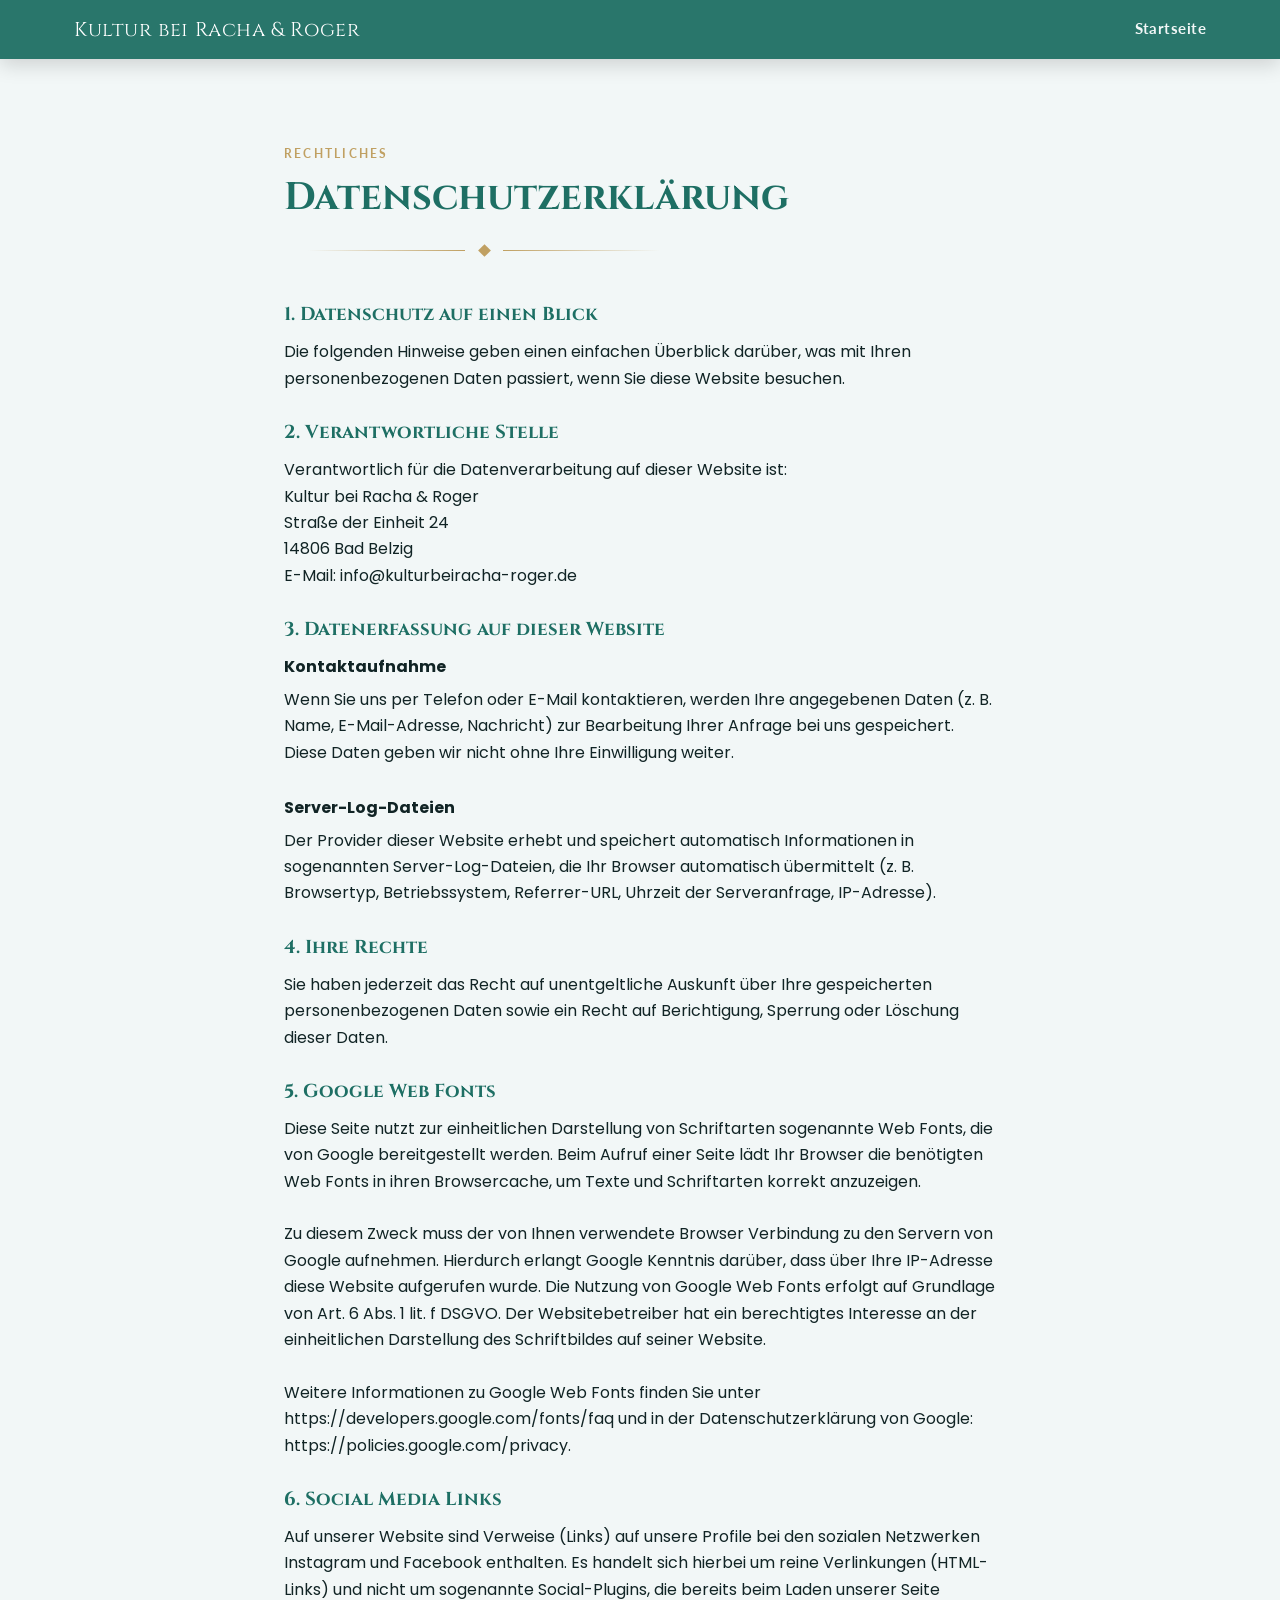
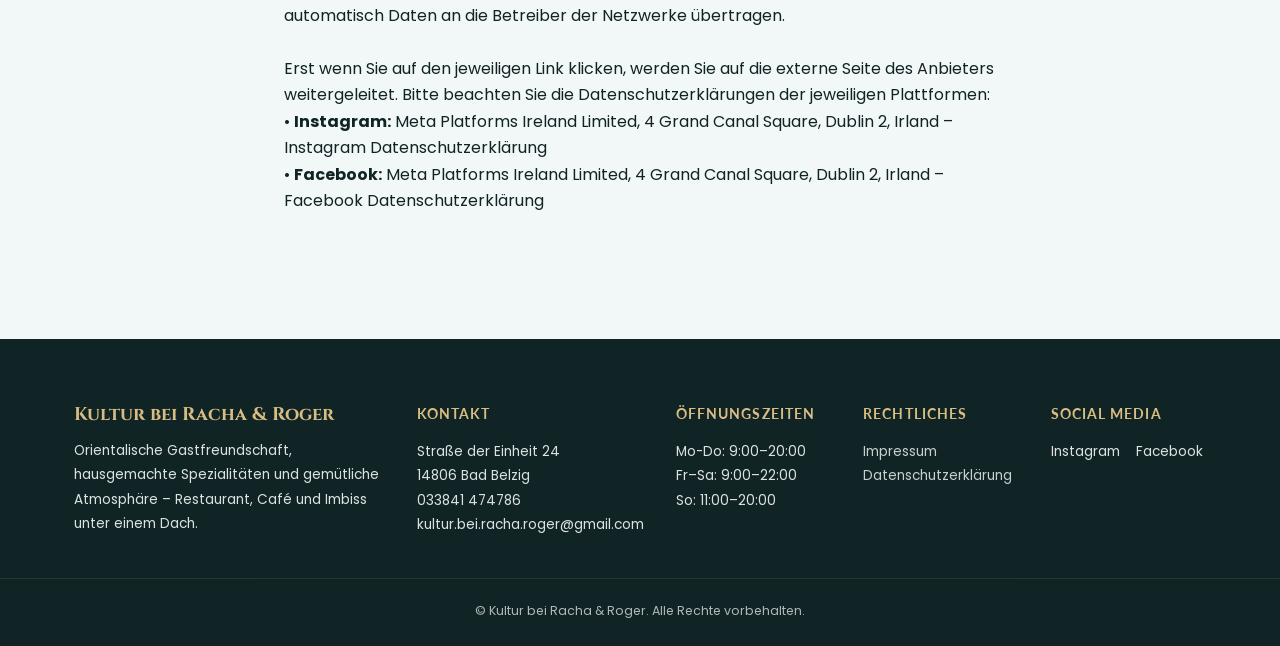
<file: datenschutz.html>
<!DOCTYPE html>
<html lang="de">
<head>
  <meta charset="UTF-8">
  <meta name="viewport" content="width=device-width, initial-scale=1.0">
  <title>Datenschutz – Kultur bei Racha & Roger</title>
  <link rel="preconnect" href="https://fonts.googleapis.com">
  <link href="https://fonts.googleapis.com/css2?family=Cinzel:wght@600;700&family=Cormorant+Garamond:ital@1&family=Poppins:wght@300;400;500;600&family=Lato:wght@400;700&display=swap" rel="stylesheet">
  <link rel="stylesheet" href="css/style.css">
</head>

<body class="no-hero">

  <!-- ===================================================
       HEADER
  ==================================================== -->
  <header class="site-header">
    <div class="nav-inner">
      <a href="index.html" class="logo-main">Kultur bei Racha &amp; Roger</a>
      <nav class="main-nav" id="mainNav">
        <ul>
          <li><a href="index.html">Startseite</a></li>
        </ul>
      </nav>
      <button class="nav-toggle" id="navToggle" aria-label="Menü öffnen">
        <span></span><span></span><span></span>
      </button>
    </div>
  </header>

  <!-- ===================================================
       DATENSCHUTZ
  ==================================================== -->
  <section class="section" style="padding-top: 9rem;">
    <div class="container" style="max-width: 760px;">
      <p class="eyebrow">Rechtliches</p>
      <h1 class="section-title">Datenschutzerklärung</h1>

      <div class="ornament-divider" style="margin: 1.5rem 0 3rem;"><span></span><i></i><span></span></div>

      <h3>1. Datenschutz auf einen Blick</h3>
      <p style="margin: 0.8rem 0 1.8rem;">
        Die folgenden Hinweise geben einen einfachen Überblick darüber, was mit Ihren personenbezogenen Daten passiert, wenn Sie diese Website besuchen.
      </p>

      <h3>2. Verantwortliche Stelle</h3>
      <p style="margin: 0.8rem 0 1.8rem;">
        Verantwortlich für die Datenverarbeitung auf dieser Website ist:<br>
        Kultur bei Racha &amp; Roger<br>
        Straße der Einheit 24<br>
        14806 Bad Belzig<br>
        E-Mail: info@kulturbeiracha-roger.de
      </p>

      <h3>3. Datenerfassung auf dieser Website</h3>
      <p style="margin: 0.8rem 0 0.4rem;"><strong>Kontaktaufnahme</strong></p>
      <p style="margin: 0 0 1.8rem;">
        Wenn Sie uns per Telefon oder E-Mail kontaktieren, werden Ihre angegebenen Daten (z. B. Name, E-Mail-Adresse, Nachricht) zur Bearbeitung Ihrer Anfrage bei uns gespeichert. Diese Daten geben wir nicht ohne Ihre Einwilligung weiter.
      </p>

      <p style="margin: 0 0 0.4rem;"><strong>Server-Log-Dateien</strong></p>
      <p style="margin: 0 0 1.8rem;">
        Der Provider dieser Website erhebt und speichert automatisch Informationen in sogenannten Server-Log-Dateien, die Ihr Browser automatisch übermittelt (z. B. Browsertyp, Betriebssystem, Referrer-URL, Uhrzeit der Serveranfrage, IP-Adresse).
      </p>

      <h3>4. Ihre Rechte</h3>
      <p style="margin: 0.8rem 0 1.8rem;">
        Sie haben jederzeit das Recht auf unentgeltliche Auskunft über Ihre gespeicherten personenbezogenen Daten sowie ein Recht auf Berichtigung, Sperrung oder Löschung dieser Daten.
      </p>

     <h3>5. Google Web Fonts</h3>
<p style="margin: 0.8rem 0 1.8rem;">
  Diese Seite nutzt zur einheitlichen Darstellung von Schriftarten sogenannte Web Fonts, die von Google bereitgestellt werden. Beim Aufruf einer Seite lädt Ihr Browser die benötigten Web Fonts in ihren Browsercache, um Texte und Schriftarten korrekt anzuzeigen.<br><br>
  Zu diesem Zweck muss der von Ihnen verwendete Browser Verbindung zu den Servern von Google aufnehmen. Hierdurch erlangt Google Kenntnis darüber, dass über Ihre IP-Adresse diese Website aufgerufen wurde. Die Nutzung von Google Web Fonts erfolgt auf Grundlage von Art. 6 Abs. 1 lit. f DSGVO. Der Websitebetreiber hat ein berechtigtes Interesse an der einheitlichen Darstellung des Schriftbildes auf seiner Website.<br><br>
  Weitere Informationen zu Google Web Fonts finden Sie unter <a href="https://developers.google.com/fonts/faq" target="_blank" rel="noopener noreferrer">https://developers.google.com/fonts/faq</a> und in der Datenschutzerklärung von Google: <a href="https://policies.google.com/privacy" target="_blank" rel="noopener noreferrer">https://policies.google.com/privacy</a>.
</p>

<h3>6. Social Media Links</h3>
<p style="margin: 0.8rem 0 1.8rem;">
  Auf unserer Website sind Verweise (Links) auf unsere Profile bei den sozialen Netzwerken Instagram und Facebook enthalten. Es handelt sich hierbei um reine Verlinkungen (HTML-Links) und nicht um sogenannte Social-Plugins, die bereits beim Laden unserer Seite automatisch Daten an die Betreiber der Netzwerke übertragen.<br><br>
  Erst wenn Sie auf den jeweiligen Link klicken, werden Sie auf die externe Seite des Anbieters weitergeleitet. Bitte beachten Sie die Datenschutzerklärungen der jeweiligen Plattformen:<br>
  • <strong>Instagram:</strong> Meta Platforms Ireland Limited, 4 Grand Canal Square, Dublin 2, Irland – <a href="https://privacycenter.instagram.com/policy" target="_blank" rel="noopener noreferrer">Instagram Datenschutzerklärung</a><br>
  • <strong>Facebook:</strong> Meta Platforms Ireland Limited, 4 Grand Canal Square, Dublin 2, Irland – <a href="https://www.facebook.com/about/privacy/" target="_blank" rel="noopener noreferrer">Facebook Datenschutzerklärung</a>
</p>
    </div>
  </section>

  <!-- ===================================================
       FOOTER
  ==================================================== -->
  <footer class="site-footer">
    <div class="container footer-grid">
      <div class="footer-col">
        <h3 class="footer-logo">Kultur bei Racha &amp; Roger</h3>
        <p>Orientalische Gastfreundschaft, hausgemachte Spezialitäten und gemütliche Atmosphäre – Restaurant, Café und Imbiss unter einem Dach.</p>
      </div>
      <div class="footer-col">
        <h4>Kontakt</h4>
        <p>Straße der Einheit 24<br>14806 Bad Belzig<br>033841 474786<br>kultur.bei.racha.roger@gmail.com</p>
      </div>
      <div class="footer-col">
        <h4>Öffnungszeiten</h4>
        <p>Mo-Do: 9:00–20:00<br>Fr–Sa: 9:00–22:00<br>So: 11:00–20:00</p>
      </div>
      <div class="footer-col">
        <h4>Rechtliches</h4>
        <p>	<a href="impressum.html">Impressum</a><br>
		<a href="datenschutz.html">Datenschutzerklärung</a></p>
      </div>
      <div class="footer-col">
        <h4>Social Media</h4>
        <div class="social-links">
  	<a href="https://www.instagram.com/kultur_bei_racha_roger" target="_blank" rel="noopener noreferrer" aria-label="Instagram">Instagram</a>
  	<a href="https://www.facebook.com/profile.php?id=100057039867158" target="_blank" rel="noopener noreferrer" aria-label="Facebook">Facebook</a>
        </div>
      </div>
    </div>
    <div class="footer-bottom">
      <p>&copy; <span id="year"></span> Kultur bei Racha &amp; Roger. Alle Rechte vorbehalten.</p>
    </div>
  </footer>

  <script src="js/script.js"></script>
</body>
</html>
</file>
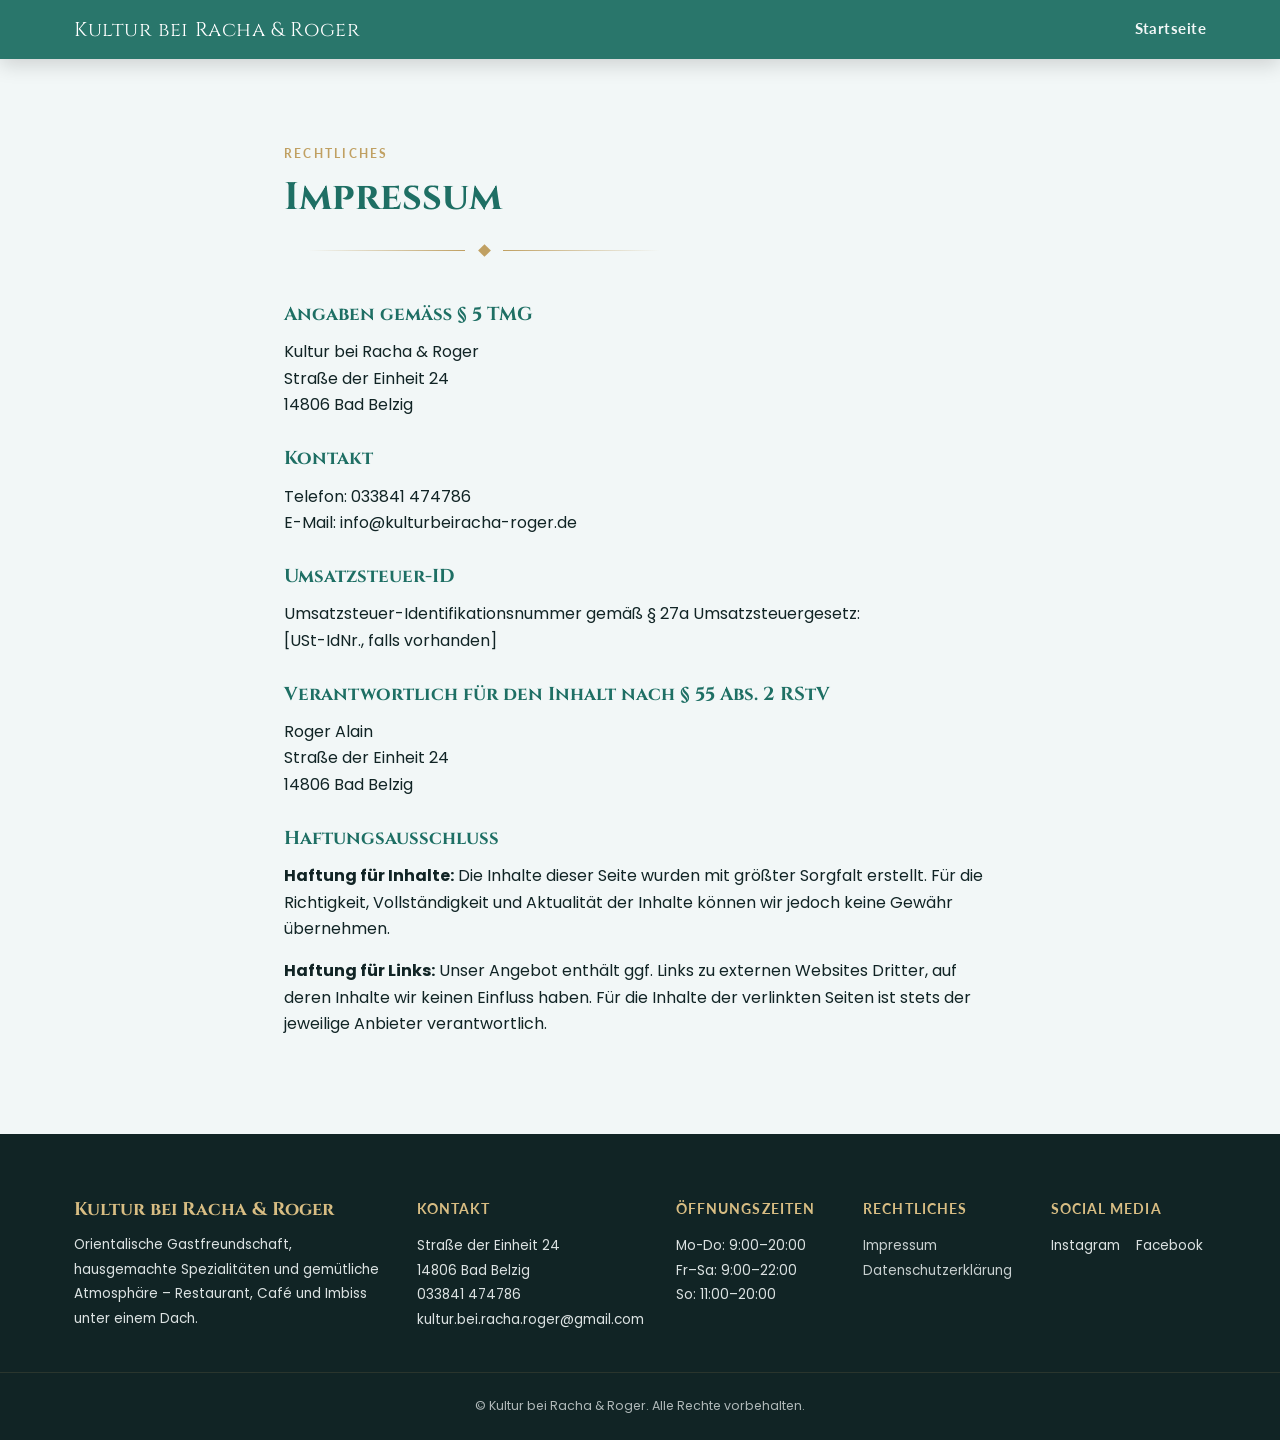
<file: impressum.html>
<!DOCTYPE html>
<html lang="de">
<head>
  <meta charset="UTF-8">
  <meta name="viewport" content="width=device-width, initial-scale=1.0">
  <title>Impressum – Kultur bei Racha & Roger</title>
  <link rel="preconnect" href="https://fonts.googleapis.com">
  <link href="https://fonts.googleapis.com/css2?family=Cinzel:wght@600;700&family=Cormorant+Garamond:ital@1&family=Poppins:wght@300;400;500;600&family=Lato:wght@400;700&display=swap" rel="stylesheet">
  <link rel="stylesheet" href="css/style.css">
</head>
<body class="no-hero">
  <!-- ===================================================
       HEADER
  ==================================================== -->
  <header class="site-header">
    <div class="nav-inner">
      <a href="index.html" class="logo-main">Kultur bei Racha &amp; Roger</a>
      <nav class="main-nav" id="mainNav">
        <ul>
          <li><a href="index.html">Startseite</a></li>
        </ul>
      </nav>
      <button class="nav-toggle" id="navToggle" aria-label="Menü öffnen">
        <span></span><span></span><span></span>
      </button>
    </div>
  </header>

  <!-- ===================================================
       IMPRESSUM
  ==================================================== -->
  <section class="section" style="padding-top: 9rem;">
    <div class="container" style="max-width: 760px;">
      <p class="eyebrow">Rechtliches</p>
      <h1 class="section-title">Impressum</h1>

      <div class="ornament-divider" style="margin: 1.5rem 0 3rem;"><span></span><i></i><span></span></div>

      <h3>Angaben gemäß § 5 TMG</h3>
      <p style="margin: 0.8rem 0 1.8rem;">
        Kultur bei Racha &amp; Roger<br>
        Straße der Einheit 24<br>
        14806 Bad Belzig
      </p>

      <h3>Kontakt</h3>
      <p style="margin: 0.8rem 0 1.8rem;">
        Telefon: 033841 474786<br>
        E-Mail: info@kulturbeiracha-roger.de
      </p>

      <h3>Umsatzsteuer-ID</h3>
      <p style="margin: 0.8rem 0 1.8rem;">
        Umsatzsteuer-Identifikationsnummer gemäß § 27a Umsatzsteuergesetz:<br>
        [USt-IdNr., falls vorhanden]
      </p>

      <h3>Verantwortlich für den Inhalt nach § 55 Abs. 2 RStV</h3>
      <p style="margin: 0.8rem 0 1.8rem;">
        Roger Alain<br>
        Straße der Einheit 24<br>
        14806 Bad Belzig
      </p>

      <h3>Haftungsausschluss</h3>
      <p style="margin: 0.8rem 0 1rem;">
        <strong>Haftung für Inhalte:</strong> Die Inhalte dieser Seite wurden mit größter Sorgfalt erstellt. Für die Richtigkeit, Vollständigkeit und Aktualität der Inhalte können wir jedoch keine Gewähr übernehmen.
      </p>
      <p>
        <strong>Haftung für Links:</strong> Unser Angebot enthält ggf. Links zu externen Websites Dritter, auf deren Inhalte wir keinen Einfluss haben. Für die Inhalte der verlinkten Seiten ist stets der jeweilige Anbieter verantwortlich.
      </p>
    </div>
  </section>

  <!-- ===================================================
       FOOTER
  ==================================================== -->
  <footer class="site-footer">
    <div class="container footer-grid">
      <div class="footer-col">
        <h3 class="footer-logo">Kultur bei Racha &amp; Roger</h3>
        <p>Orientalische Gastfreundschaft, hausgemachte Spezialitäten und gemütliche Atmosphäre – Restaurant, Café und Imbiss unter einem Dach.</p>
      </div>
      <div class="footer-col">
        <h4>Kontakt</h4>
        <p>Straße der Einheit 24<br>14806 Bad Belzig<br>033841 474786<br>kultur.bei.racha.roger@gmail.com</p>
      </div>
      <div class="footer-col">
        <h4>Öffnungszeiten</h4>
        <p>Mo-Do: 9:00–20:00<br>Fr–Sa: 9:00–22:00<br>So: 11:00–20:00</p>
      </div>
      <div class="footer-col">
        <h4>Rechtliches</h4>
        <p>	<a href="impressum.html">Impressum</a><br>
		<a href="datenschutz.html">Datenschutzerklärung</a></p>
      </div>
      <div class="footer-col">
        <h4>Social Media</h4>
        <div class="social-links">
  	<a href="https://www.instagram.com/kultur_bei_racha_roger" target="_blank" rel="noopener noreferrer" aria-label="Instagram">Instagram</a>
  	<a href="https://www.facebook.com/profile.php?id=100057039867158" target="_blank" rel="noopener noreferrer" aria-label="Facebook">Facebook</a>
        </div>
      </div>
    </div>
    <div class="footer-bottom">
      <p>&copy; <span id="year"></span> Kultur bei Racha &amp; Roger. Alle Rechte vorbehalten.</p>
    </div>
  </footer>

  <script src="js/script.js"></script>
</body>
</html>
</file>
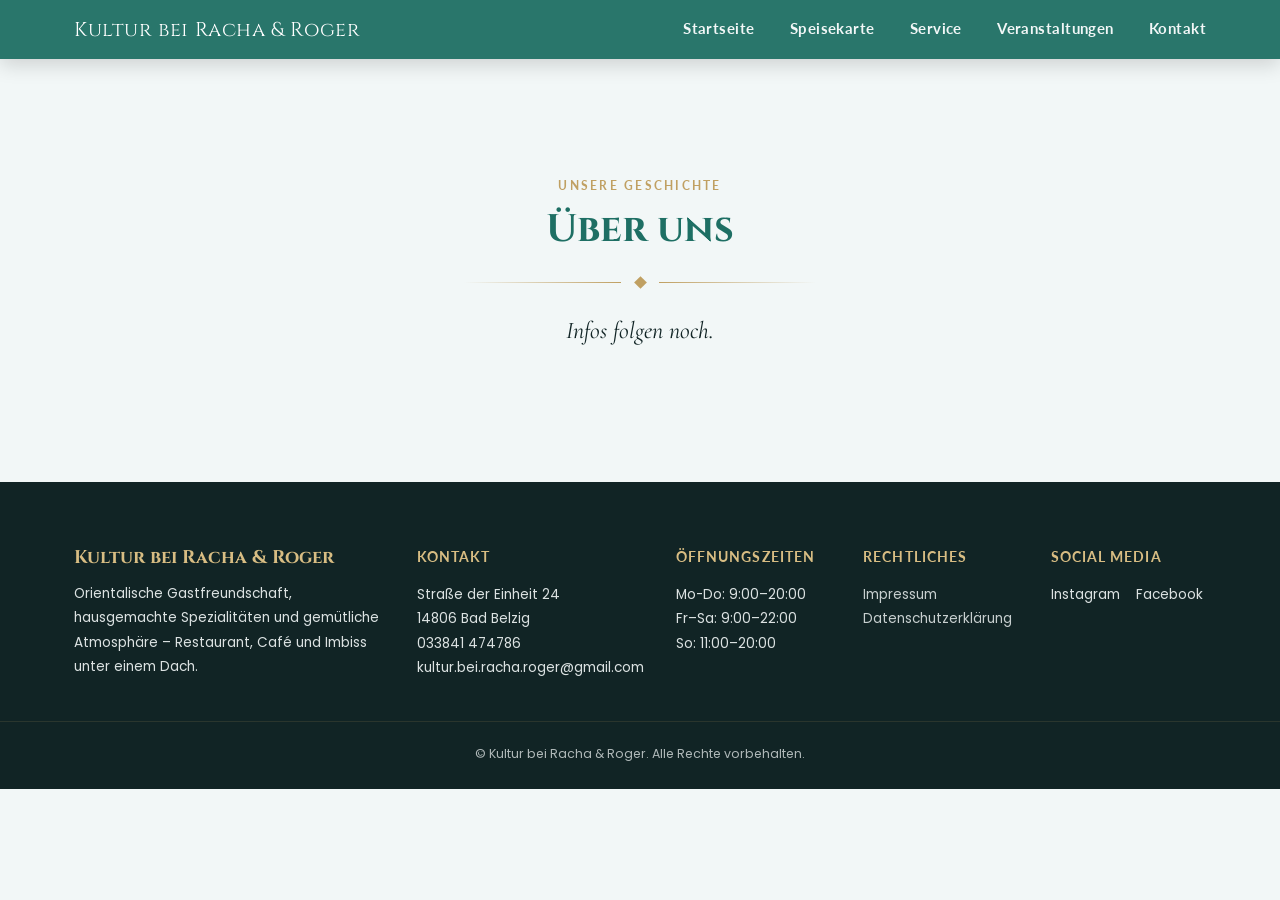
<file: ueber-uns.html>
<!DOCTYPE html>
<html lang="de">
<head>
  <meta charset="UTF-8">
  <meta name="viewport" content="width=device-width, initial-scale=1.0">
  <title>Über uns | Kultur bei Racha & Roger</title>
  <meta name="description" content="Lernen Sie das Team und die Geschichte von Kultur bei Racha & Roger kennen.">

  <!-- Favicon & Fonts -->
  <link rel="icon" href="favicon.ico" type="image/x-icon">
  <link rel="preconnect" href="https://fonts.googleapis.com">
  <link rel="preconnect" href="https://fonts.gstatic.com" crossorigin>
  <link href="https://fonts.googleapis.com/css2?family=Cinzel:wght@500;600;700&family=Cormorant+Garamond:ital,wght@0,500;0,600;1,500&family=Poppins:wght@300;400;500;600&family=Lato:wght@400;700&display=swap" rel="stylesheet">

  <!-- Eigene Stylesheet-Datei -->
  <link rel="stylesheet" href="css/style.css">
</head>
<body class="no-hero">

  <!-- NAVIGATION -->
  <header class="site-header scrolled" id="siteHeader">
    <div class="nav-inner">
      <a href="index.html" class="logo">
        <span class="logo-main">Kultur bei Racha &amp; Roger</span>
      </a>

      <button class="nav-toggle" id="navToggle" aria-label="Menü öffnen" aria-expanded="false">
        <span></span><span></span><span></span>
      </button>

      <nav class="main-nav" id="mainNav">
        <ul>
          <li><a href="index.html">Startseite</a></li>
          <li><a href="speisekarte.html">Speisekarte</a></li>
          <li><a href="service.html">Service</a></li>
          <li><a href="veranstaltungen.html">Veranstaltungen</a></li>
          <li><a href="index.html#kontakt">Kontakt</a></li>
        </ul>
      </nav>
    </div>
  </header>

  <main style="padding-top: 5rem;">

    <!-- HEADER BEREICH -->
    <section class="section center">
      <div class="container">
        <p class="eyebrow center">Unsere Geschichte</p>
        <h1 class="section-title">Über uns</h1>

        <div class="ornament-divider" aria-hidden="true" style="margin: 1.5rem auto;"><span></span><i></i><span></span></div>

        <p class="hero-text" style="color: var(--color-brown);">Infos folgen noch.</p>
      </div>
    </section>

  </main>

  <!-- ===================================================
       FOOTER
  ==================================================== -->
  <footer class="site-footer">
    <div class="container footer-grid">
      <div class="footer-col">
        <h3 class="footer-logo">Kultur bei Racha &amp; Roger</h3>
        <p>Orientalische Gastfreundschaft, hausgemachte Spezialitäten und gemütliche Atmosphäre – Restaurant, Café und Imbiss unter einem Dach.</p>
      </div>

      <div class="footer-col">
        <h4>Kontakt</h4>
        <p>Straße der Einheit 24<br>14806 Bad Belzig<br>033841 474786<br>kultur.bei.racha.roger@gmail.com</p>
      </div>

      <div class="footer-col">
        <h4>Öffnungszeiten</h4>
        <p>Mo-Do: 9:00–20:00<br>Fr–Sa: 9:00–22:00<br>So: 11:00–20:00</p>
      </div>

      <div class="footer-col">
        <h4>Rechtliches</h4>
        <p>	<a href="impressum.html">Impressum</a><br>
		<a href="datenschutz.html">Datenschutzerklärung</a></p>
      </div>

      <div class="footer-col">
        <h4>Social Media</h4>
        <div class="social-links">
  	<a href="https://www.instagram.com/kultur_bei_racha_roger" target="_blank" rel="noopener noreferrer" aria-label="Instagram">Instagram</a>
  	<a href="https://www.facebook.com/profile.php?id=100057039867158" target="_blank" rel="noopener noreferrer" aria-label="Facebook">Facebook</a>
	</div>
      </div>
    </div>

    <div class="footer-bottom">
      <p>&copy; <span id="year"></span> Kultur bei Racha &amp; Roger. Alle Rechte vorbehalten.</p>
    </div>
  </footer>

  <script src="js/script.js"></script>
</body>
</html>
</file>
<file: css/style.css>
/* ===========================================================
   KULTUR BEI RACHA & ROGER — STYLESHEET
   =========================================================== */

/* ---------- 1. GRUNDEINSTELLUNGEN & VARIABLEN ---------- */
:root {
  --color-green: #1E6F64;
  --color-green-light: #78D0C4;
  --color-green-dark: #1E6F64;   /* dunklere Version für Flächen mit weißem Text */
  --color-gold: #C0A062;
  --color-gold-light: #D8BD83;
  --color-cream: #F2F7F7;
  --color-brown: #112425;
  --color-white: #FFFFFF;

  --font-display: 'Cinzel', serif;
  --font-elegant: 'Cormorant Garamond', serif;
  --font-body: 'Poppins', sans-serif;
  --font-ui: 'Lato', sans-serif;

  --radius: 16px;
  --radius-sm: 8px;
  --shadow-soft: 0 12px 32px rgba(82, 192, 178, 0.18);
  --shadow-gold: 0 8px 24px rgba(192, 160, 98, 0.25);
  --max-width: 1180px;
  --transition: 0.35s ease;
}

* { margin: 0; padding: 0; box-sizing: border-box; }
html { scroll-behavior: smooth; }
body {
  font-family: var(--font-body);
  color: var(--color-brown);
  background: var(--color-cream);
  line-height: 1.65;
  -webkit-font-smoothing: antialiased;
}
img { max-width: 100%; display: block; }
a { text-decoration: none; color: inherit; }
ul { list-style: none; }
h1, h2, h3 { font-family: var(--font-display); color: var(--color-green); line-height: 1.25; }

@media (prefers-reduced-motion: reduce) {
  * { animation: none !important; transition: none !important; }
}

.container { max-width: var(--max-width); margin: 0 auto; padding: 0 1.5rem; }
.center { text-align: center; }
.section { padding: 6rem 0; position: relative; }
.section-title { font-size: clamp(1.8rem, 3vw, 2.6rem); margin-bottom: 1rem; }
.eyebrow {
  font-family: var(--font-ui);
  text-transform: uppercase;
  letter-spacing: 0.18em;
  font-size: 0.78rem;
  color: var(--color-gold);
  font-weight: 700;
  margin-bottom: 0.6rem;
}
.eyebrow.center { display: block; text-align: center; }

.btn {
  display: inline-block;
  font-family: var(--font-ui);
  font-weight: 700;
  letter-spacing: 0.03em;
  padding: 0.95rem 2.2rem;
  border-radius: 999px;
  transition: transform var(--transition), box-shadow var(--transition), background var(--transition);
}
.btn-gold {
  background: linear-gradient(135deg, var(--color-gold-light), var(--color-gold));
  color: var(--color-brown);
  box-shadow: var(--shadow-gold);
}
.btn-gold:hover { transform: translateY(-3px); box-shadow: 0 14px 30px rgba(192, 160, 98, 0.4); }
.btn-outline { border: 1.5px solid var(--color-green); color: var(--color-green); }
.btn-outline:hover { background: var(--color-green); color: var(--color-white); }

.site-header {
  position: fixed; top: 0; left: 0; right: 0; z-index: 100;
  background: transparent;
  transition: background var(--transition), box-shadow var(--transition), padding var(--transition);
  padding: 1.6rem 0;
}
.site-header.scrolled {
  background: rgba(30, 111, 100, 0.95);
  backdrop-filter: blur(10px);
  box-shadow: 0 6px 20px rgba(0, 0, 0, 0.15);
  padding: 0.8rem 0;
}

/* Header ist auf Seiten ohne Hero (Impressum, Datenschutz etc.) immer eingefärbt */
.no-hero .site-header {
  background: rgba(30, 111, 100, 0.95);
  backdrop-filter: blur(10px);
  box-shadow: 0 6px 20px rgba(0, 0, 0, 0.15);
  padding: 0.8rem 0;
}

.nav-inner {
  max-width: var(--max-width); margin: 0 auto; padding: 0 1.5rem;
  display: flex; align-items: center; justify-content: space-between;
}
.logo-main { font-family: var(--font-display); font-size: 1.25rem; color: var(--color-white); letter-spacing: 0.03em; }
.main-nav ul { display: flex; gap: 2.2rem; }
.main-nav a {
  font-family: var(--font-ui); font-size: 0.92rem; font-weight: 700;
  letter-spacing: 0.03em; color: var(--color-cream); position: relative; padding-bottom: 4px;
}
.main-nav a.active, .main-nav a:hover { color: var(--color-gold-light); }
.main-nav a::after {
  content: ""; position: absolute; left: 0; bottom: 0; width: 0; height: 2px;
  background: var(--color-gold); transition: width var(--transition);
}
.main-nav a:hover::after, .main-nav a.active::after { width: 100%; }
.nav-toggle { display: none; flex-direction: column; gap: 5px; background: none; border: none; cursor: pointer; z-index: 110; }
.nav-toggle span { width: 26px; height: 2px; background: var(--color-cream); transition: transform var(--transition), opacity var(--transition); }

.hero { position: relative; height: 100vh; min-height: 640px; display: flex; align-items: center; justify-content: center; overflow: hidden; }
.hero-bg { position: absolute; inset: 0; background-size: cover; background-position: center; transform: scale(1.08); animation: heroZoom 18s ease-in-out infinite alternate; }
@keyframes heroZoom { from { transform: scale(1.08); } to { transform: scale(1.0); } }
.hero-overlay { position: absolute; inset: 0; background: linear-gradient(180deg, rgba(30, 111, 100, 0.6) 0%, rgba(30, 111, 100, 0.8) 55%, rgba(30, 111, 100, 0.95) 100%); }
.hero-content { position: relative; z-index: 2; text-align: center; color: var(--color-white); padding: 0 1.5rem; max-width: 780px; }
.hero-content .eyebrow { color: var(--color-gold-light); }
.hero-content h1 { font-size: clamp(2.4rem, 6vw, 4.2rem); color: var(--color-white); margin-bottom: 1rem; }
.hero-text { font-family: var(--font-elegant); font-style: italic; font-size: clamp(1.1rem, 2vw, 1.5rem); color: var(--color-cream); margin-bottom: 2.2rem; }
.scroll-hint { position: absolute; bottom: 2rem; left: 50%; transform: translateX(-50%); z-index: 2; }
.scroll-hint span { display: block; width: 1px; height: 42px; background: linear-gradient(var(--color-gold), transparent); animation: scrollPulse 2s ease-in-out infinite; }
@keyframes scrollPulse { 0%, 100% { opacity: 0.3; } 50% { opacity: 1; } }

.ornament-divider { display: flex; align-items: center; justify-content: center; gap: 0.9rem; padding: 0 1.5rem; max-width: 400px; margin: 0 auto; }
.ornament-divider span { flex: 1; height: 1px; background: linear-gradient(90deg, transparent, var(--color-gold)); }
.ornament-divider span:last-child { background: linear-gradient(90deg, var(--color-gold), transparent); }
.ornament-divider i { width: 9px; height: 9px; background: var(--color-gold); transform: rotate(45deg); display: inline-block; }

.card-grid { display: grid; grid-template-columns: repeat(3, 1fr); gap: 2rem; margin-top: 3rem; }
.area-card { background: var(--color-white); border: 1px solid rgba(192, 160, 98, 0.3); border-radius: var(--radius); padding: 2.6rem 2rem; text-align: center; transition: transform var(--transition), box-shadow var(--transition), border-color var(--transition); }
.area-card:hover { transform: translateY(-8px); box-shadow: var(--shadow-soft); border-color: var(--color-gold); }
.area-icon { font-size: 2.4rem; margin-bottom: 1rem; }
.area-card h3 { font-size: 1.3rem; margin-bottom: 0.6rem; }

.specialties { background: var(--color-white); }
.specialty-grid { display: grid; grid-template-columns: repeat(5, 1fr); gap: 1.5rem; margin-top: 3rem; }
.specialty-card { background: var(--color-cream); border-radius: var(--radius); overflow: hidden; text-align: center; padding-bottom: 1.4rem; transition: transform var(--transition), box-shadow var(--transition); }
.specialty-card:hover { transform: translateY(-6px); box-shadow: var(--shadow-soft); }
.specialty-card img { border-radius: var(--radius) var(--radius) 0 0; aspect-ratio: 5/4; object-fit: cover; }
.specialty-card h3 { font-size: 1.05rem; margin: 1rem 0.8rem 0.4rem; }
.specialty-card p { font-size: 0.85rem; padding: 0 1rem; color: var(--color-brown); opacity: 0.85; }

.about-grid { display: grid; grid-template-columns: 1fr 1fr; gap: 3.5rem; align-items: center; }
.about-image img { border-radius: var(--radius); box-shadow: var(--shadow-soft); }
.about-text p { margin-bottom: 1.6rem; max-width: 46ch; }

.gallery { background: var(--color-white); }
.gallery-grid { display: grid; grid-template-columns: repeat(3, 1fr); gap: 1.2rem; margin-top: 3rem; }
.gallery-item { border: none; padding: 0; border-radius: var(--radius-sm); overflow: hidden; cursor: pointer; position: relative; aspect-ratio: 1/1; }
.gallery-item img { width: 100%; height: 100%; object-fit: cover; transition: transform var(--transition); }
.gallery-item:hover img { transform: scale(1.08); }

.lightbox { position: fixed; inset: 0; background: rgba(17, 36, 37, 0.95); display: none; align-items: center; justify-content: center; flex-direction: column; z-index: 1000; padding: 2rem; }
.lightbox.open { display: flex; }
.lightbox img { max-width: 88vw; max-height: 78vh; border-radius: var(--radius-sm); }
.lightbox-caption { color: var(--color-cream); font-family: var(--font-elegant); font-size: 1.2rem; margin-top: 1rem; }
.lightbox-close { position: absolute; top: 1.5rem; right: 2rem; background: none; border: none; color: var(--color-gold); font-size: 2.4rem; cursor: pointer; line-height: 1; }

.contact-hours { background: var(--color-green-dark); color: var(--color-cream); }
.contact-hours .section-title { color: var(--color-white); }
.contact-grid { display: grid; grid-template-columns: 1fr 1fr; gap: 2.5rem; }
.hours-card, .contact-card { background: rgba(255, 255, 255, 0.05); border: 1px solid rgba(192, 160, 98, 0.35); border-radius: var(--radius); padding: 2.4rem; }
.hours-table { width: 100%; border-collapse: collapse; margin-top: 1rem; }
.hours-table td { padding: 0.6rem 0; border-bottom: 1px solid rgba(192, 160, 98, 0.2); font-family: var(--font-ui); font-size: 0.95rem; }
.hours-table td:last-child { text-align: right; color: var(--color-gold-light); font-weight: 700; }
.hours-note { font-size: 0.78rem; opacity: 0.7; margin-top: 1rem; }
.contact-list li { margin-bottom: 1.1rem; font-family: var(--font-ui); font-size: 0.95rem; }
.contact-list a:hover { color: var(--color-gold-light); }
.map-placeholder { margin-top: 1.5rem; background: rgba(255, 255, 255, 0.06); border: 1px dashed rgba(192, 160, 98, 0.4); border-radius: var(--radius-sm); padding: 2.4rem 1rem; text-align: center; font-family: var(--font-ui); font-size: 0.85rem; color: var(--color-gold-light); }

.site-footer { background: var(--color-brown); color: var(--color-cream); padding: 4rem 0 1.5rem; }
.footer-grid { display: grid; grid-template-columns: 2fr 1fr 1fr 1fr 1fr; gap: 2rem; margin-bottom: 2.5rem; }
.footer-logo { font-family: var(--font-display); color: var(--color-gold-light); font-size: 1.15rem; margin-bottom: 0.8rem; }
.footer-col h4 { font-family: var(--font-ui); color: var(--color-gold-light); font-size: 0.85rem; text-transform: uppercase; letter-spacing: 0.08em; margin-bottom: 0.9rem; }
.footer-col p, .footer-col a { font-size: 0.85rem; line-height: 1.8; opacity: 0.9; }
.footer-col a:hover { color: var(--color-gold-light); }
.social-links { display: flex; gap: 1rem; }
.footer-bottom { border-top: 1px solid rgba(192, 160, 98, 0.2); padding-top: 1.4rem; text-align: center; font-size: 0.78rem; opacity: 0.7; }

[data-animate] { opacity: 0; transform: translateY(24px); transition: opacity 0.7s ease, transform 0.7s ease; }
[data-animate="fade-right"] { transform: translateX(-30px); }
[data-animate="fade-left"] { transform: translateX(30px); }
[data-animate].in-view { opacity: 1; transform: translate(0, 0); }
[data-delay="1"] { transition-delay: 0.1s; }
[data-delay="2"] { transition-delay: 0.2s; }
[data-delay="3"] { transition-delay: 0.3s; }
[data-delay="4"] { transition-delay: 0.4s; }

@media (max-width: 1024px) {
  .card-grid { grid-template-columns: 1fr 1fr; }
  .specialty-grid { grid-template-columns: repeat(3, 1fr); }
  .footer-grid { grid-template-columns: 1fr 1fr 1fr; }
}
@media (max-width: 860px) {
  .about-grid, .contact-grid { grid-template-columns: 1fr; }
  .about-image { order: -1; }
}
@media (max-width: 720px) {
  .nav-toggle { display: flex; }
  .main-nav { position: fixed; top: 0; right: -100%; width: 78%; max-width: 320px; height: 100vh; background: var(--color-green); padding: 6rem 2rem; transition: right var(--transition); }
  .main-nav.open { right: 0; box-shadow: -10px 0 30px rgba(0,0,0,0.3); }
  .main-nav ul { flex-direction: column; gap: 1.6rem; }
  .card-grid { grid-template-columns: 1fr; }
  .specialty-grid { grid-template-columns: repeat(2, 1fr); }
  .gallery-grid { grid-template-columns: repeat(2, 1fr); }
  .footer-grid { grid-template-columns: 1fr 1fr; }
  .section { padding: 4rem 0; }
}
@media (max-width: 480px) {
  .specialty-grid { grid-template-columns: 1fr 1fr; }
  .footer-grid { grid-template-columns: 1fr; }
}
</file>
